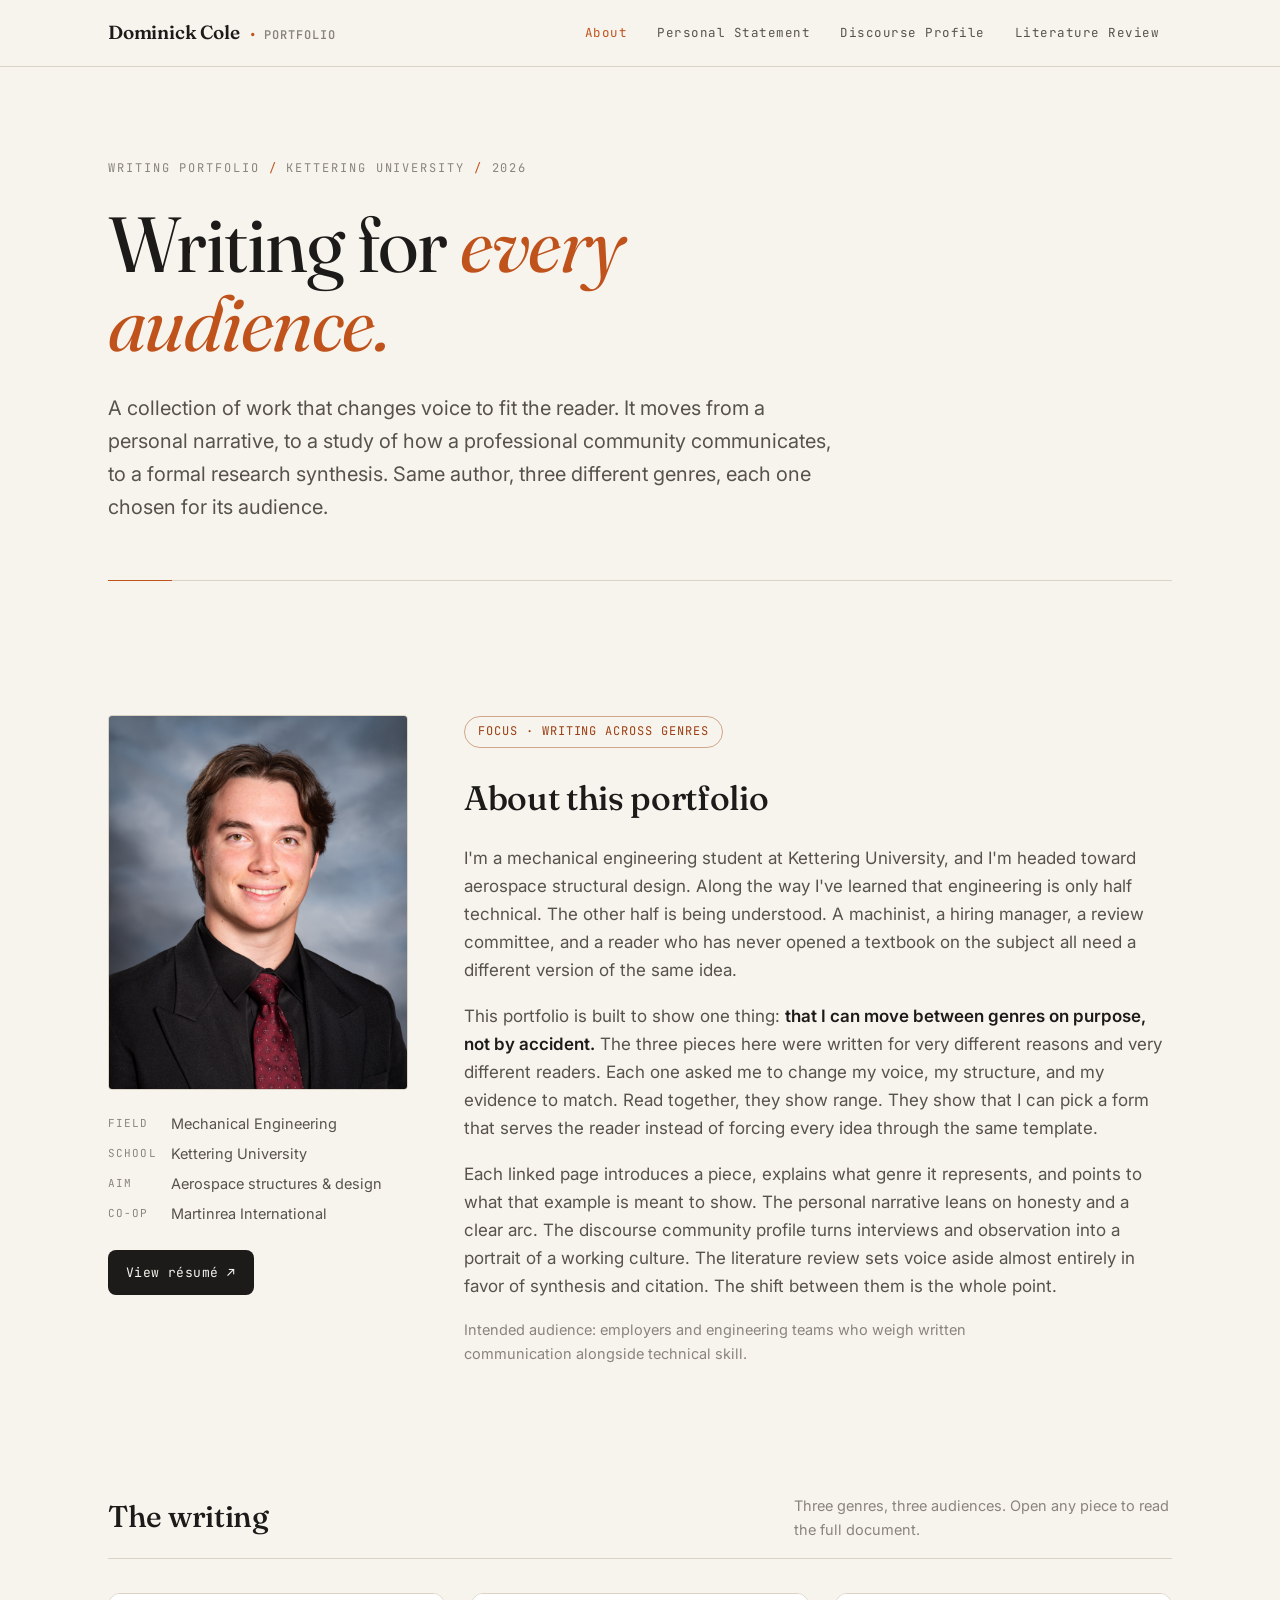
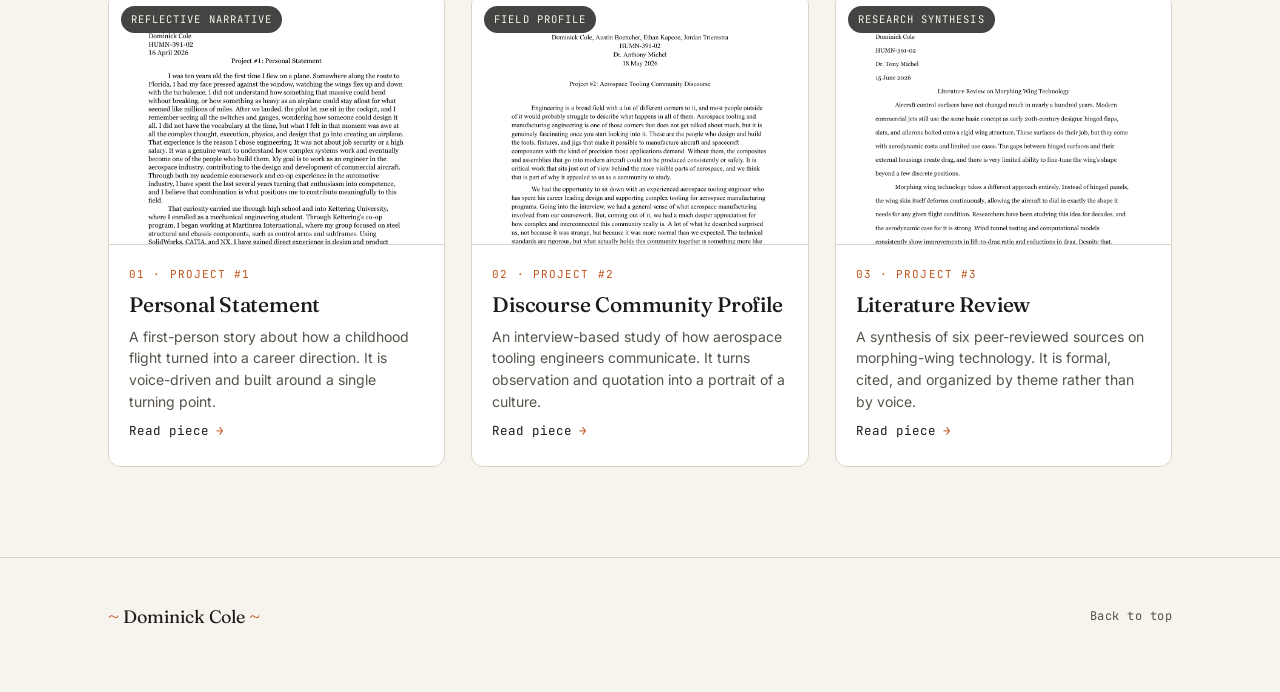
<file: index.html>
<!DOCTYPE html>
<html lang="en">
<head>
<meta charset="UTF-8">
<meta name="viewport" content="width=device-width, initial-scale=1">
<title>Dominick Cole</title>
<meta name="description" content="An electronic writing portfolio by Dominick Cole, mechanical engineering student at Kettering University, demonstrating range across writing genres.">
<link rel="stylesheet" href="assets/styles.css">
</head>
<body>

<header class="nav">
  <div class="wrap nav-inner">
    <a class="brand" href="index.html">Dominick Cole <span class="dot">·</span> <span style="font-family:var(--mono);font-size:12px;letter-spacing:.08em;color:var(--ink-faint);">PORTFOLIO</span></a>
    <button class="nav-toggle" aria-label="Menu"><span></span><span></span><span></span></button>
    <nav class="nav-links">
      <a href="index.html" class="active">About</a>
      <a href="pages/personal-statement.html">Personal Statement</a>
      <a href="pages/discourse-community.html">Discourse Profile</a>
      <a href="pages/literature-review.html">Literature Review</a>
    </nav>
  </div>
</header>

<main>
  <!-- HERO -->
  <section class="hero">
    <div class="wrap">
      <div class="readout eyebrow reveal">WRITING PORTFOLIO <span class="tick">/</span> KETTERING UNIVERSITY <span class="tick">/</span> 2026</div>
      <h1 class="reveal">Writing for <em>every audience.</em></h1>
      <p class="lede reveal">A collection of work that changes voice to fit the reader. It moves from a personal narrative, to a study of how a professional community communicates, to a formal research synthesis. Same author, three different genres, each one chosen for its audience.</p>
      <div class="rule-sweep reveal"></div>
    </div>
  </section>

  <!-- ABOUT -->
  <section class="about">
    <div class="wrap about-grid">
      <aside class="reveal">
        <div class="headshot">
          <img src="assets/headshot.png" alt="Dominick Cole">
        </div>
        <div class="side-meta">
          <dl>
            <dt>Field</dt><dd>Mechanical Engineering</dd>
            <dt>School</dt><dd>Kettering University</dd>
            <dt>Aim</dt><dd>Aerospace structures &amp; design</dd>
            <dt>Co-op</dt><dd>Martinrea International</dd>
          </dl>
        </div>
        <a class="resume-btn" href="assets/resume.pdf" id="resume-link">
          View résumé <span class="arr">↗</span>
        </a>
      </aside>

      <div class="prose reveal">
        <span class="focus-tag">Focus · Writing across genres</span>
        <h2>About this portfolio</h2>
        <p>I'm a mechanical engineering student at Kettering University, and I'm headed toward aerospace structural design. Along the way I've learned that engineering is only half technical. The other half is being understood. A machinist, a hiring manager, a review committee, and a reader who has never opened a textbook on the subject all need a different version of the same idea.</p>
        <p>This portfolio is built to show one thing: <strong>that I can move between genres on purpose, not by accident.</strong> The three pieces here were written for very different reasons and very different readers. Each one asked me to change my voice, my structure, and my evidence to match. Read together, they show range. They show that I can pick a form that serves the reader instead of forcing every idea through the same template.</p>
        <p>Each linked page introduces a piece, explains what genre it represents, and points to what that example is meant to show. The personal narrative leans on honesty and a clear arc. The discourse community profile turns interviews and observation into a portrait of a working culture. The literature review sets voice aside almost entirely in favor of synthesis and citation. The shift between them is the whole point.</p>
        <p style="color:var(--ink-faint);font-size:14.5px;">Intended audience: employers and engineering teams who weigh written communication alongside technical skill.</p>
      </div>
    </div>
  </section>

  <!-- WORK -->
  <section class="work">
    <div class="wrap">
      <div class="section-head reveal">
        <h2>The writing</h2>
        <p>Three genres, three audiences. Open any piece to read the full document.</p>
      </div>

      <div class="cards">
        <a class="card reveal" href="pages/personal-statement.html">
          <div class="card-thumb">
            <span class="card-genre">Reflective narrative</span>
            <img src="assets/thumbs/personal-statement.png" alt="First page of the personal statement">
          </div>
          <div class="card-body">
            <span class="num">01 · PROJECT #1</span>
            <h3>Personal Statement</h3>
            <p>A first-person story about how a childhood flight turned into a career direction. It is voice-driven and built around a single turning point.</p>
            <span class="go">Read piece <span class="arr">→</span></span>
          </div>
        </a>

        <a class="card reveal" href="pages/discourse-community.html">
          <div class="card-thumb">
            <span class="card-genre">Field profile</span>
            <img src="assets/thumbs/discourse-community.png" alt="First page of the discourse community profile">
          </div>
          <div class="card-body">
            <span class="num">02 · PROJECT #2</span>
            <h3>Discourse&nbsp;Community Profile</h3>
            <p>An interview-based study of how aerospace tooling engineers communicate. It turns observation and quotation into a portrait of a culture.</p>
            <span class="go">Read piece <span class="arr">→</span></span>
          </div>
        </a>

        <a class="card reveal" href="pages/literature-review.html">
          <div class="card-thumb">
            <span class="card-genre">Research synthesis</span>
            <img src="assets/thumbs/literature-review.png" alt="First page of the literature review">
          </div>
          <div class="card-body">
            <span class="num">03 · PROJECT #3</span>
            <h3>Literature Review</h3>
            <p>A synthesis of six peer-reviewed sources on morphing-wing technology. It is formal, cited, and organized by theme rather than by voice.</p>
            <span class="go">Read piece <span class="arr">→</span></span>
          </div>
        </a>
      </div>
    </div>
  </section>
</main>

<footer class="foot">
  <div class="wrap foot-inner">
    <span class="sig"><span class="dot">~ </span>Dominick Cole <span class="dot">~</span></span>
    <span class="meta"><a href="index.html">Back to top</a></span>
  </div>
</footer>

<script src="assets/main.js"></script>
</body>
</html>
</file>
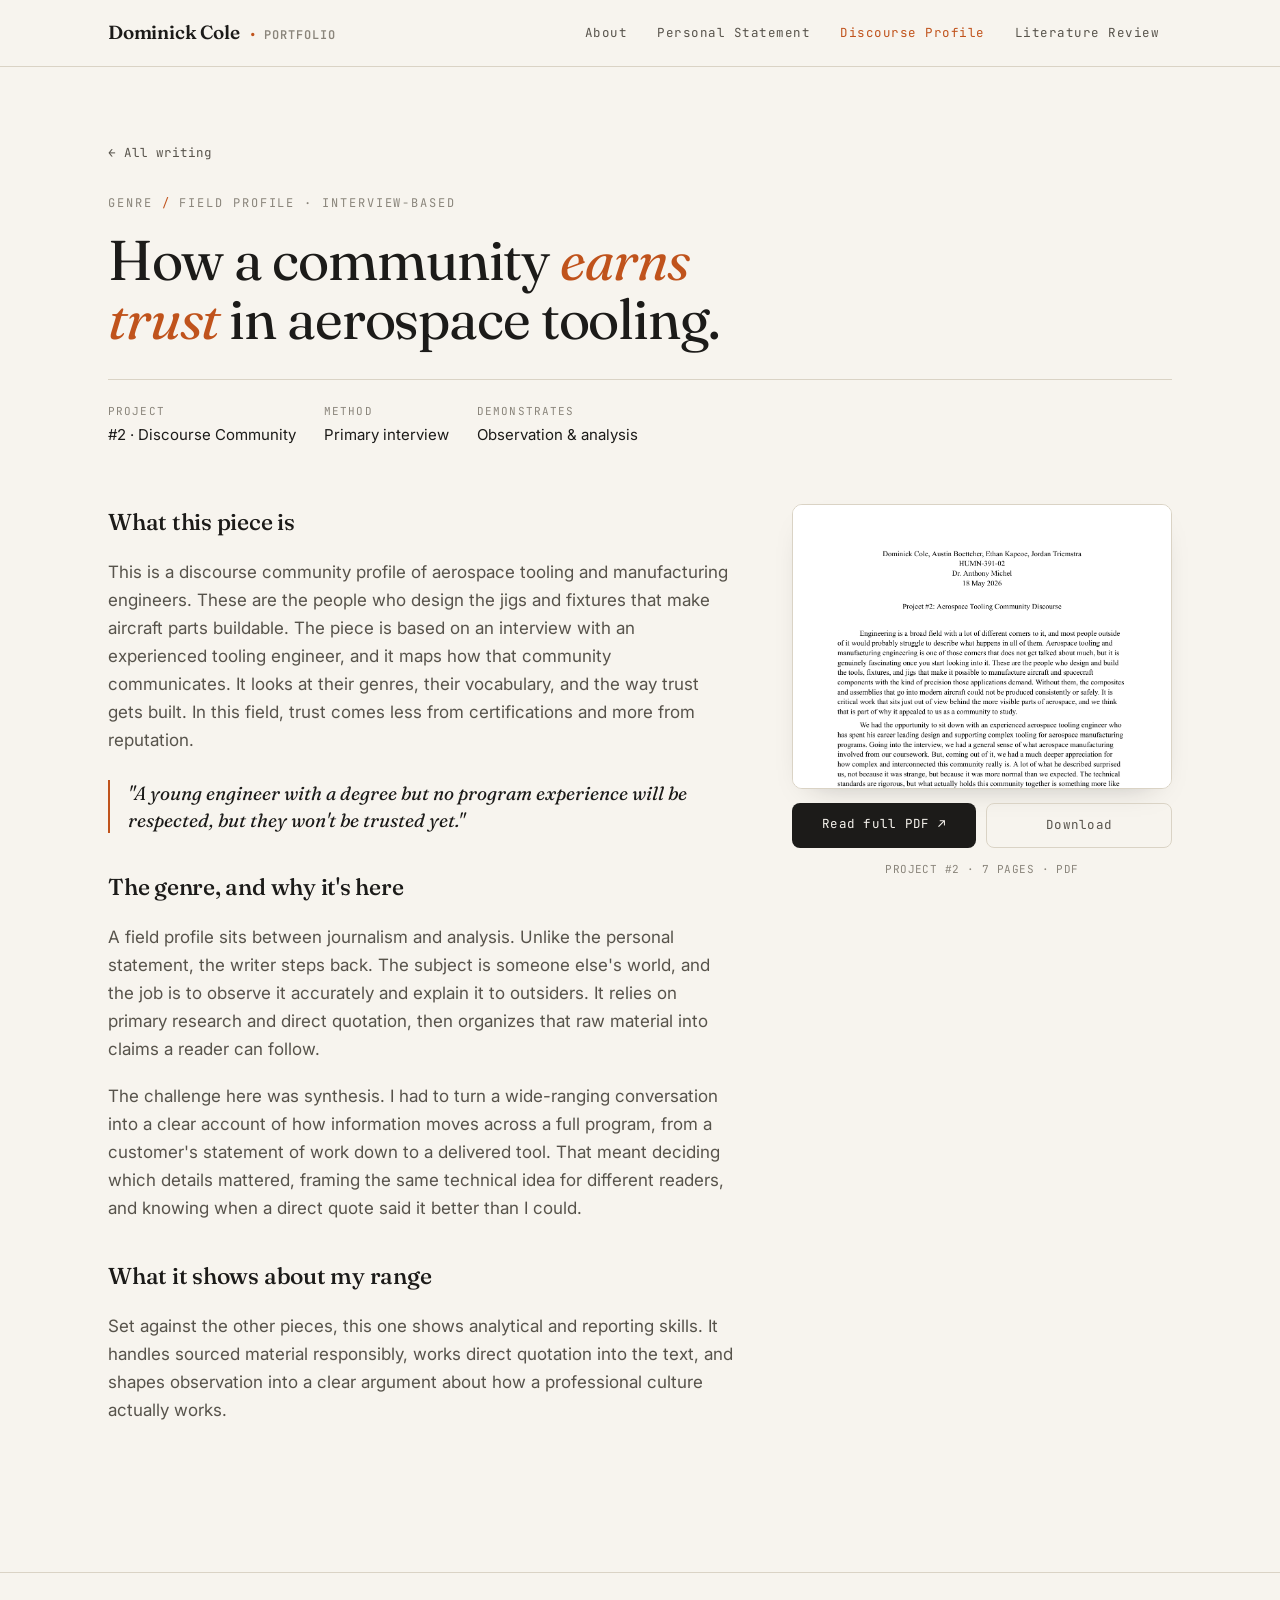
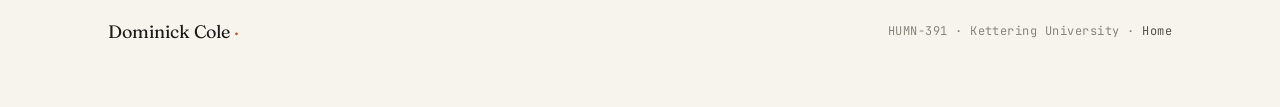
<file: pages/discourse-community.html>
<!DOCTYPE html>
<html lang="en">
<head>
<meta charset="UTF-8">
<meta name="viewport" content="width=device-width, initial-scale=1">
<title>Discourse Community Profile · Dominick Cole</title>
<meta name="description" content="An interview-based discourse community profile of aerospace tooling engineers, by Dominick Cole.">
<link rel="stylesheet" href="../assets/styles.css">
</head>
<body>

<header class="nav">
  <div class="wrap nav-inner">
    <a class="brand" href="../index.html">Dominick Cole <span class="dot">·</span> <span style="font-family:var(--mono);font-size:12px;letter-spacing:.08em;color:var(--ink-faint);">PORTFOLIO</span></a>
    <button class="nav-toggle" aria-label="Menu"><span></span><span></span><span></span></button>
    <nav class="nav-links">
      <a href="../index.html">About</a>
      <a href="personal-statement.html">Personal Statement</a>
      <a href="discourse-community.html" class="active">Discourse Profile</a>
      <a href="literature-review.html">Literature Review</a>
    </nav>
  </div>
</header>

<main>
  <section class="sample-hero">
    <div class="wrap">
      <a class="back" href="../index.html"><span class="arr">←</span> All writing</a>
      <div class="readout genre-line reveal">GENRE <span class="tick">/</span> FIELD PROFILE · INTERVIEW-BASED</div>
      <h1 class="reveal">How a community <em>earns trust</em> in aerospace tooling.</h1>
      <div class="sample-meta reveal">
        <div class="mi"><div class="k">Project</div><div class="v">#2 · Discourse Community</div></div>
        <div class="mi"><div class="k">Method</div><div class="v">Primary interview</div></div>
        <div class="mi"><div class="k">Demonstrates</div><div class="v">Observation &amp; analysis</div></div>
      </div>
    </div>
  </section>

  <section class="sample-body">
    <div class="wrap sample-cols">
      <div class="narrative reveal">
        <h2>What this piece is</h2>
        <p>This is a discourse community profile of aerospace tooling and manufacturing engineers. These are the people who design the jigs and fixtures that make aircraft parts buildable. The piece is based on an interview with an experienced tooling engineer, and it maps how that community communicates. It looks at their genres, their vocabulary, and the way trust gets built. In this field, trust comes less from certifications and more from reputation.</p>

        <p class="pull">"A young engineer with a degree but no program experience will be respected, but they won't be trusted yet."</p>

        <h2>The genre, and why it's here</h2>
        <p>A field profile sits between journalism and analysis. Unlike the personal statement, the writer steps back. The subject is someone else's world, and the job is to observe it accurately and explain it to outsiders. It relies on primary research and direct quotation, then organizes that raw material into claims a reader can follow.</p>

        <p>The challenge here was synthesis. I had to turn a wide-ranging conversation into a clear account of how information moves across a full program, from a customer's statement of work down to a delivered tool. That meant deciding which details mattered, framing the same technical idea for different readers, and knowing when a direct quote said it better than I could.</p>

        <h2>What it shows about my range</h2>
        <p>Set against the other pieces, this one shows analytical and reporting skills. It handles sourced material responsibly, works direct quotation into the text, and shapes observation into a clear argument about how a professional culture actually works.</p>
      </div>

      <aside class="preview reveal">
        <div class="preview-frame">
          <img src="../assets/thumbs/discourse-community.png" alt="First page of the discourse community profile document">
        </div>
        <div class="preview-actions">
          <a class="primary" href="../assets/pdfs/discourse-community.pdf" target="_blank" rel="noopener">Read full PDF ↗</a>
          <a class="ghost" href="../assets/pdfs/discourse-community.pdf" download>Download</a>
        </div>
        <div class="preview-cap">PROJECT #2 · 7 PAGES · PDF</div>
      </aside>
    </div>
  </section>
</main>

<footer class="foot">
  <div class="wrap foot-inner">
    <span class="sig">Dominick Cole <span class="dot">·</span></span>
    <span class="meta">HUMN-391 · Kettering University · <a href="../index.html">Home</a></span>
  </div>
</footer>

<script src="../assets/main.js"></script>
</body>
</html>
</file>
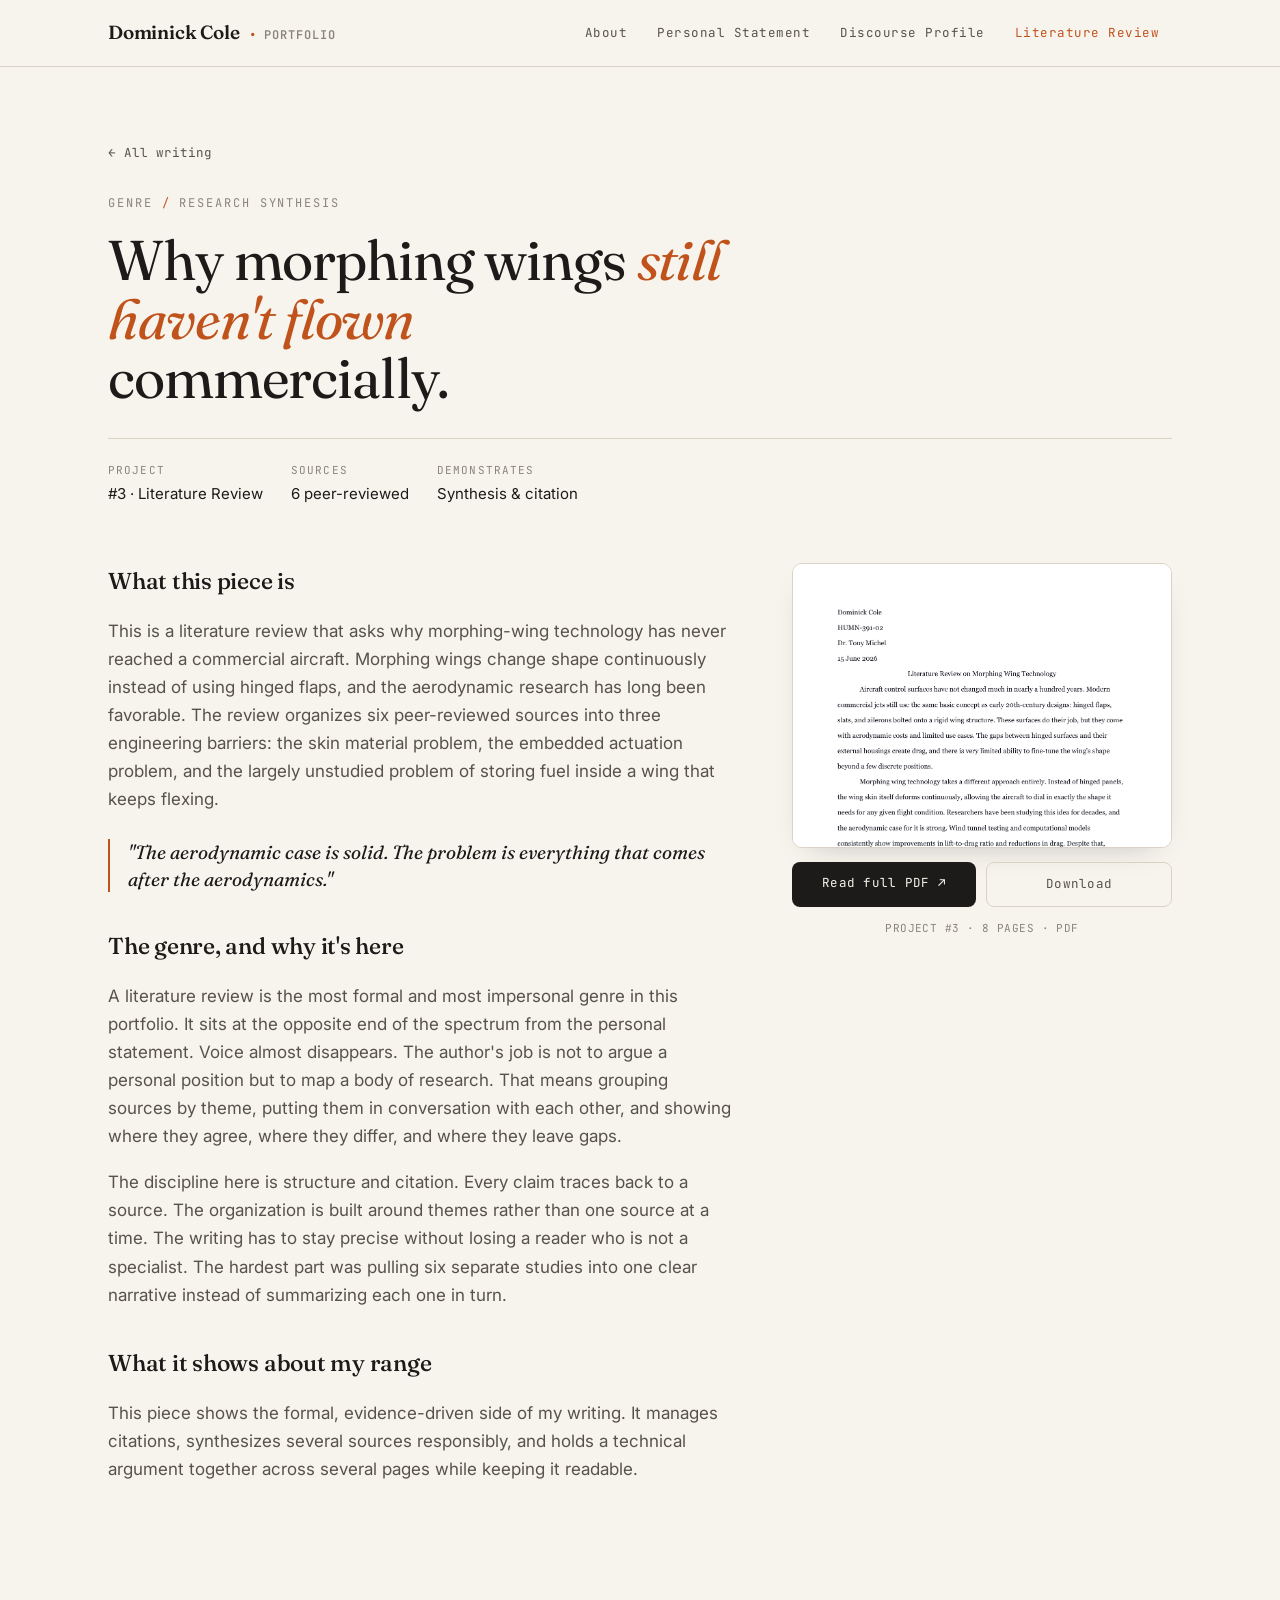
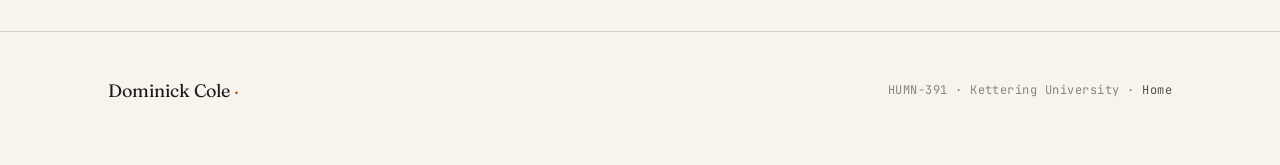
<file: pages/literature-review.html>
<!DOCTYPE html>
<html lang="en">
<head>
<meta charset="UTF-8">
<meta name="viewport" content="width=device-width, initial-scale=1">
<title>Literature Review · Dominick Cole</title>
<meta name="description" content="A literature review on morphing wing technology synthesizing six peer-reviewed sources, by Dominick Cole.">
<link rel="stylesheet" href="../assets/styles.css">
</head>
<body>

<header class="nav">
  <div class="wrap nav-inner">
    <a class="brand" href="../index.html">Dominick Cole <span class="dot">·</span> <span style="font-family:var(--mono);font-size:12px;letter-spacing:.08em;color:var(--ink-faint);">PORTFOLIO</span></a>
    <button class="nav-toggle" aria-label="Menu"><span></span><span></span><span></span></button>
    <nav class="nav-links">
      <a href="../index.html">About</a>
      <a href="personal-statement.html">Personal Statement</a>
      <a href="discourse-community.html">Discourse Profile</a>
      <a href="literature-review.html" class="active">Literature Review</a>
    </nav>
  </div>
</header>

<main>
  <section class="sample-hero">
    <div class="wrap">
      <a class="back" href="../index.html"><span class="arr">←</span> All writing</a>
      <div class="readout genre-line reveal">GENRE <span class="tick">/</span> RESEARCH SYNTHESIS</div>
      <h1 class="reveal">Why morphing wings <em>still haven't flown</em> commercially.</h1>
      <div class="sample-meta reveal">
        <div class="mi"><div class="k">Project</div><div class="v">#3 · Literature Review</div></div>
        <div class="mi"><div class="k">Sources</div><div class="v">6 peer-reviewed</div></div>
        <div class="mi"><div class="k">Demonstrates</div><div class="v">Synthesis &amp; citation</div></div>
      </div>
    </div>
  </section>

  <section class="sample-body">
    <div class="wrap sample-cols">
      <div class="narrative reveal">
        <h2>What this piece is</h2>
        <p>This is a literature review that asks why morphing-wing technology has never reached a commercial aircraft. Morphing wings change shape continuously instead of using hinged flaps, and the aerodynamic research has long been favorable. The review organizes six peer-reviewed sources into three engineering barriers: the skin material problem, the embedded actuation problem, and the largely unstudied problem of storing fuel inside a wing that keeps flexing.</p>

        <p class="pull">"The aerodynamic case is solid. The problem is everything that comes after the aerodynamics."</p>

        <h2>The genre, and why it's here</h2>
        <p>A literature review is the most formal and most impersonal genre in this portfolio. It sits at the opposite end of the spectrum from the personal statement. Voice almost disappears. The author's job is not to argue a personal position but to map a body of research. That means grouping sources by theme, putting them in conversation with each other, and showing where they agree, where they differ, and where they leave gaps.</p>

        <p>The discipline here is structure and citation. Every claim traces back to a source. The organization is built around themes rather than one source at a time. The writing has to stay precise without losing a reader who is not a specialist. The hardest part was pulling six separate studies into one clear narrative instead of summarizing each one in turn.</p>

        <h2>What it shows about my range</h2>
        <p>This piece shows the formal, evidence-driven side of my writing. It manages citations, synthesizes several sources responsibly, and holds a technical argument together across several pages while keeping it readable.</p>
      </div>

      <aside class="preview reveal">
        <div class="preview-frame">
          <img src="../assets/thumbs/literature-review.png" alt="First page of the literature review document">
        </div>
        <div class="preview-actions">
          <a class="primary" href="../assets/pdfs/literature-review.pdf" target="_blank" rel="noopener">Read full PDF ↗</a>
          <a class="ghost" href="../assets/pdfs/literature-review.pdf" download>Download</a>
        </div>
        <div class="preview-cap">PROJECT #3 · 8 PAGES · PDF</div>
      </aside>
    </div>
  </section>
</main>

<footer class="foot">
  <div class="wrap foot-inner">
    <span class="sig">Dominick Cole <span class="dot">·</span></span>
    <span class="meta">HUMN-391 · Kettering University · <a href="../index.html">Home</a></span>
  </div>
</footer>

<script src="../assets/main.js"></script>
</body>
</html>
</file>
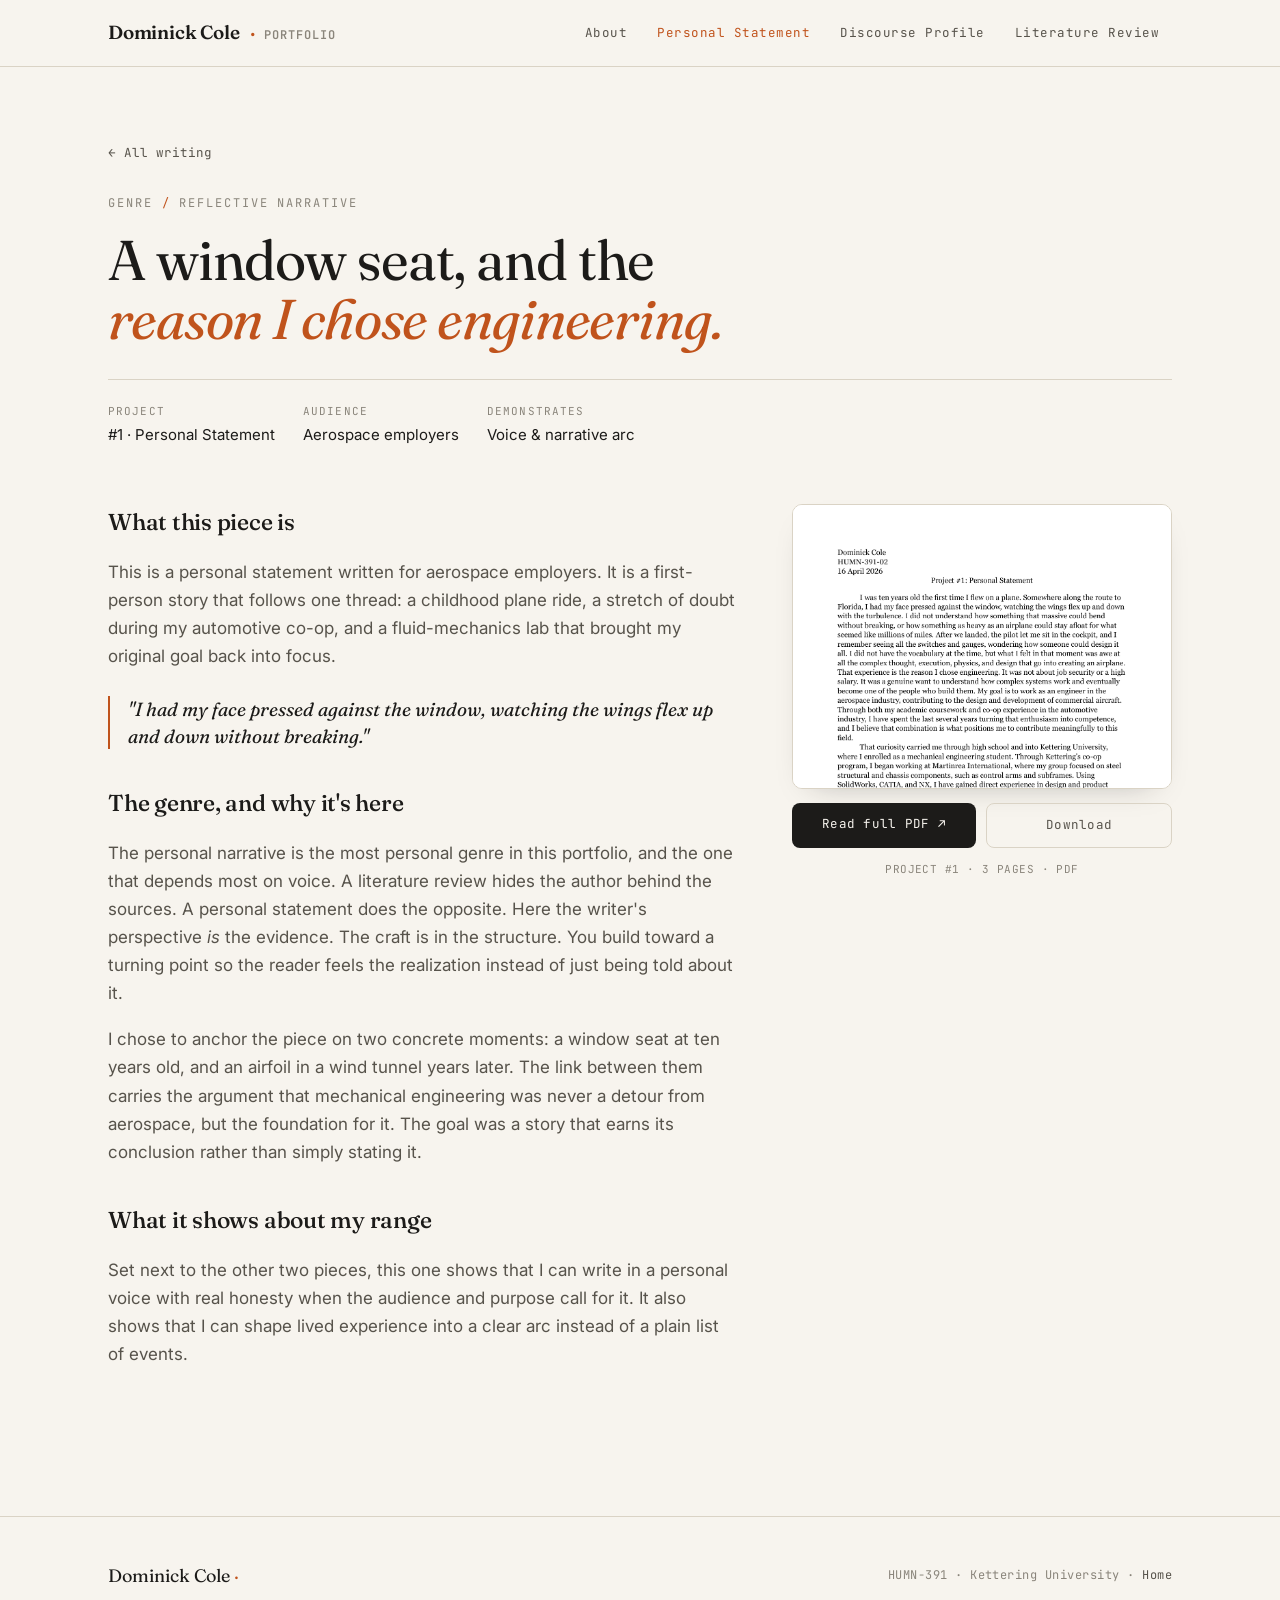
<file: pages/personal-statement.html>
<!DOCTYPE html>
<html lang="en">
<head>
<meta charset="UTF-8">
<meta name="viewport" content="width=device-width, initial-scale=1">
<title>Personal Statement · Dominick Cole</title>
<meta name="description" content="A reflective personal narrative by Dominick Cole, demonstrating voice-driven writing.">
<link rel="stylesheet" href="../assets/styles.css">
</head>
<body>

<header class="nav">
  <div class="wrap nav-inner">
    <a class="brand" href="../index.html">Dominick Cole <span class="dot">·</span> <span style="font-family:var(--mono);font-size:12px;letter-spacing:.08em;color:var(--ink-faint);">PORTFOLIO</span></a>
    <button class="nav-toggle" aria-label="Menu"><span></span><span></span><span></span></button>
    <nav class="nav-links">
      <a href="../index.html">About</a>
      <a href="personal-statement.html" class="active">Personal Statement</a>
      <a href="discourse-community.html">Discourse Profile</a>
      <a href="literature-review.html">Literature Review</a>
    </nav>
  </div>
</header>

<main>
  <section class="sample-hero">
    <div class="wrap">
      <a class="back" href="../index.html"><span class="arr">←</span> All writing</a>
      <div class="readout genre-line reveal">GENRE <span class="tick">/</span> REFLECTIVE NARRATIVE</div>
      <h1 class="reveal">A window seat, and the <em>reason I chose engineering.</em></h1>
      <div class="sample-meta reveal">
        <div class="mi"><div class="k">Project</div><div class="v">#1 · Personal Statement</div></div>
        <div class="mi"><div class="k">Audience</div><div class="v">Aerospace employers</div></div>
        <div class="mi"><div class="k">Demonstrates</div><div class="v">Voice &amp; narrative arc</div></div>
      </div>
    </div>
  </section>

  <section class="sample-body">
    <div class="wrap sample-cols">
      <div class="narrative reveal">
        <h2>What this piece is</h2>
        <p>This is a personal statement written for aerospace employers. It is a first-person story that follows one thread: a childhood plane ride, a stretch of doubt during my automotive co-op, and a fluid-mechanics lab that brought my original goal back into focus.</p>

        <p class="pull">"I had my face pressed against the window, watching the wings flex up and down without breaking."</p>

        <h2>The genre, and why it's here</h2>
        <p>The personal narrative is the most personal genre in this portfolio, and the one that depends most on voice. A literature review hides the author behind the sources. A personal statement does the opposite. Here the writer's perspective <em>is</em> the evidence. The craft is in the structure. You build toward a turning point so the reader feels the realization instead of just being told about it.</p>

        <p>I chose to anchor the piece on two concrete moments: a window seat at ten years old, and an airfoil in a wind tunnel years later. The link between them carries the argument that mechanical engineering was never a detour from aerospace, but the foundation for it. The goal was a story that earns its conclusion rather than simply stating it.</p>

        <h2>What it shows about my range</h2>
        <p>Set next to the other two pieces, this one shows that I can write in a personal voice with real honesty when the audience and purpose call for it. It also shows that I can shape lived experience into a clear arc instead of a plain list of events.</p>
      </div>

      <aside class="preview reveal">
        <div class="preview-frame">
          <img src="../assets/thumbs/personal-statement.png" alt="First page of the personal statement document">
        </div>
        <div class="preview-actions">
          <a class="primary" href="../assets/pdfs/personal-statement.pdf" target="_blank" rel="noopener">Read full PDF ↗</a>
          <a class="ghost" href="../assets/pdfs/personal-statement.pdf" download>Download</a>
        </div>
        <div class="preview-cap">PROJECT #1 · 3 PAGES · PDF</div>
      </aside>
    </div>
  </section>
</main>

<footer class="foot">
  <div class="wrap foot-inner">
    <span class="sig">Dominick Cole <span class="dot">·</span></span>
    <span class="meta">HUMN-391 · Kettering University · <a href="../index.html">Home</a></span>
  </div>
</footer>

<script src="../assets/main.js"></script>
</body>
</html>
</file>
<file: assets/styles.css>
/* ============================================================
   Dominick Cole — Writing Portfolio
   Palette
     --paper   off-white background
     --ink     near-black text
     --rust    dark orange accent
   ============================================================ */

@import url('https://fonts.googleapis.com/css2?family=Fraunces:opsz,wght@9..144,400;9..144,500;9..144,600&family=Inter:wght@400;500;600&family=JetBrains+Mono:wght@400;500&display=swap');

:root {
  --paper:      #F7F4EE;
  --paper-2:    #F1ECE2;
  --ink:        #1C1B19;
  --ink-soft:   #57534B;
  --ink-faint:  #8A857B;
  --rust:       #C0531C;
  --rust-deep:  #9C3F12;
  --line:       #DAD3C5;
  --card:       #FFFFFF;

  --display: 'Fraunces', Georgia, serif;
  --body:    'Inter', system-ui, sans-serif;
  --mono:    'JetBrains Mono', ui-monospace, monospace;

  --maxw: 1120px;
  --ease: cubic-bezier(0.22, 0.61, 0.36, 1);
}

* { box-sizing: border-box; margin: 0; padding: 0; }

html { scroll-behavior: smooth; }

body {
  background: var(--paper);
  color: var(--ink);
  font-family: var(--body);
  font-size: 17px;
  line-height: 1.65;
  -webkit-font-smoothing: antialiased;
  text-rendering: optimizeLegibility;
  overflow-x: hidden;
}

.wrap { width: 100%; max-width: var(--maxw); margin: 0 auto; padding: 0 28px; }

/* ---------- instrument readout label ---------- */
.readout {
  font-family: var(--mono);
  font-size: 12px;
  letter-spacing: 0.16em;
  text-transform: uppercase;
  color: var(--ink-faint);
}
.readout .tick { color: var(--rust); }

/* ============================================================
   NAV
   ============================================================ */
header.nav {
  position: sticky; top: 0; z-index: 50;
  background: color-mix(in srgb, var(--paper) 86%, transparent);
  backdrop-filter: blur(10px);
  border-bottom: 1px solid var(--line);
}
.nav-inner {
  display: flex; align-items: center; justify-content: space-between;
  height: 66px;
}
.brand {
  font-family: var(--display);
  font-weight: 600;
  font-size: 19px;
  letter-spacing: -0.01em;
  color: var(--ink);
  text-decoration: none;
  display: flex; align-items: baseline; gap: 10px;
}
.brand .dot { color: var(--rust); }
.nav-links { display: flex; gap: 4px; align-items: center; }
.nav-links a {
  font-family: var(--mono);
  font-size: 12.5px;
  letter-spacing: 0.04em;
  color: var(--ink-soft);
  text-decoration: none;
  padding: 8px 13px;
  border-radius: 7px;
  transition: color .25s var(--ease), background .25s var(--ease);
}
.nav-links a:hover { color: var(--ink); background: var(--paper-2); }
.nav-links a.active { color: var(--rust); }
.nav-toggle { display: none; background: none; border: 0; cursor: pointer; padding: 8px; }
.nav-toggle span { display: block; width: 22px; height: 2px; background: var(--ink); margin: 4px 0; transition: .3s var(--ease); }

/* ============================================================
   HERO (home)
   ============================================================ */
.hero { padding: 92px 0 64px; position: relative; }
.hero .eyebrow { margin-bottom: 26px; }
.hero h1 {
  font-family: var(--display);
  font-weight: 400;
  font-size: clamp(40px, 7vw, 78px);
  line-height: 1.02;
  letter-spacing: -0.02em;
  max-width: 14ch;
}
.hero h1 em {
  font-style: italic;
  color: var(--rust);
}
.hero .lede {
  margin-top: 28px;
  max-width: 56ch;
  font-size: clamp(17px, 2.1vw, 20px);
  color: var(--ink-soft);
}

/* thin instrument rule that sweeps in */
.rule-sweep {
  height: 1px; background: var(--line); margin: 56px 0 0;
  position: relative; overflow: hidden;
}
.rule-sweep::after {
  content: ""; position: absolute; left: 0; top: 0; height: 100%;
  width: 64px; background: var(--rust);
  animation: sweep 4.5s var(--ease) infinite;
}
@keyframes sweep {
  0% { left: -64px; } 55%,100% { left: 100%; }
}

/* ============================================================
   ABOUT grid
   ============================================================ */
.about { padding: 70px 0 30px; }
.about-grid {
  display: grid;
  grid-template-columns: 300px 1fr;
  gap: 56px;
  align-items: start;
}

/* headshot placeholder */
.headshot {
  width: 100%; aspect-ratio: 4/5;
  background:
    repeating-linear-gradient(45deg, var(--paper-2) 0 12px, #ece6da 12px 24px);
  border: 1px solid var(--line);
  border-radius: 4px;
  display: flex; align-items: center; justify-content: center;
  position: relative;
  overflow: hidden;
}
.headshot img {
  width: 100%; height: 100%;
  object-fit: contain;
  object-position: center;
}
.headshot .hs-label {
  font-family: var(--mono); font-size: 11.5px; letter-spacing: .12em;
  text-transform: uppercase; color: var(--ink-faint); text-align: center;
  padding: 0 20px;
}

.side-meta { margin-top: 22px; }
.side-meta dl { display: grid; grid-template-columns: auto 1fr; gap: 6px 14px; }
.side-meta dt { font-family: var(--mono); font-size: 11px; letter-spacing: .1em; text-transform: uppercase; color: var(--ink-faint); padding-top: 2px; }
.side-meta dd { font-size: 14.5px; color: var(--ink-soft); }

.resume-btn {
  display: inline-flex; align-items: center; gap: 9px;
  margin-top: 24px;
  font-family: var(--mono); font-size: 13px; letter-spacing: .03em;
  color: var(--paper); background: var(--ink);
  border: 0; border-radius: 8px; padding: 12px 18px;
  text-decoration: none; cursor: pointer;
  transition: background .25s var(--ease), transform .2s var(--ease);
}
.resume-btn:hover { background: var(--rust); transform: translateY(-2px); }
.resume-btn .arr { transition: transform .25s var(--ease); }
.resume-btn:hover .arr { transform: translate(3px,-3px); }

.prose h2 {
  font-family: var(--display); font-weight: 500;
  font-size: clamp(26px, 3.4vw, 34px); letter-spacing: -0.01em;
  margin-bottom: 18px;
}
.prose p { margin-bottom: 18px; color: var(--ink-soft); max-width: 64ch; }
.prose p strong { color: var(--ink); font-weight: 600; }
.prose .focus-tag {
  display: inline-block; font-family: var(--mono); font-size: 12px;
  letter-spacing: .08em; text-transform: uppercase; color: var(--rust-deep);
  border: 1px solid color-mix(in srgb, var(--rust) 35%, var(--line));
  border-radius: 100px; padding: 5px 13px; margin-bottom: 22px;
}

/* ============================================================
   SECTION HEADER (shared)
   ============================================================ */
.section-head {
  display: flex; align-items: flex-end; justify-content: space-between;
  gap: 24px; margin: 78px 0 34px; padding-bottom: 16px;
  border-bottom: 1px solid var(--line);
}
.section-head h2 {
  font-family: var(--display); font-weight: 500;
  font-size: clamp(24px, 3vw, 30px); letter-spacing: -0.01em;
}
.section-head p { color: var(--ink-faint); font-size: 14.5px; max-width: 42ch; }

/* ============================================================
   WORK CARDS (home)
   ============================================================ */
.cards { display: grid; grid-template-columns: repeat(3, 1fr); gap: 26px; }
.card {
  background: var(--card);
  border: 1px solid var(--line);
  border-radius: 12px;
  overflow: hidden;
  text-decoration: none; color: inherit;
  display: flex; flex-direction: column;
  transition: transform .35s var(--ease), box-shadow .35s var(--ease), border-color .35s var(--ease);
}
.card:hover {
  transform: translateY(-6px);
  box-shadow: 0 18px 40px -22px rgba(28,27,25,.4);
  border-color: color-mix(in srgb, var(--rust) 40%, var(--line));
}
.card-thumb {
  aspect-ratio: 4/3; overflow: hidden; background: var(--paper-2);
  border-bottom: 1px solid var(--line); position: relative;
}
.card-thumb img {
  width: 100%; height: 100%; object-fit: cover; object-position: top;
  transition: transform .6s var(--ease); display: block;
}
.card:hover .card-thumb img { transform: scale(1.04); }
.card-genre {
  position: absolute; top: 12px; left: 12px;
  font-family: var(--mono); font-size: 10.5px; letter-spacing: .1em;
  text-transform: uppercase; color: var(--paper);
  background: color-mix(in srgb, var(--ink) 82%, transparent);
  backdrop-filter: blur(4px);
  padding: 5px 10px; border-radius: 100px;
}
.card-body { padding: 20px 20px 24px; display: flex; flex-direction: column; gap: 9px; flex: 1; }
.card-body .num { font-family: var(--mono); font-size: 11px; color: var(--rust); letter-spacing: .1em; }
.card-body h3 { font-family: var(--display); font-weight: 500; font-size: 21px; line-height: 1.15; letter-spacing: -0.01em; }
.card-body p { font-size: 14px; color: var(--ink-soft); line-height: 1.55; }
.card-body .go {
  margin-top: auto; font-family: var(--mono); font-size: 12.5px; color: var(--ink);
  display: inline-flex; align-items: center; gap: 7px;
}
.card-body .go .arr { color: var(--rust); transition: transform .25s var(--ease); }
.card:hover .card-body .go .arr { transform: translateX(4px); }

/* ============================================================
   SAMPLE PAGE
   ============================================================ */
.sample-hero { padding: 70px 0 38px; }
.sample-hero .back {
  font-family: var(--mono); font-size: 12.5px; color: var(--ink-soft);
  text-decoration: none; display: inline-flex; align-items: center; gap: 8px;
  margin-bottom: 30px; transition: color .2s var(--ease);
}
.sample-hero .back:hover { color: var(--rust); }
.sample-hero .back .arr { transition: transform .2s var(--ease); }
.sample-hero .back:hover .arr { transform: translateX(-4px); }
.sample-hero .genre-line { margin-bottom: 18px; }
.sample-hero h1 {
  font-family: var(--display); font-weight: 400;
  font-size: clamp(32px, 5.2vw, 56px); line-height: 1.05; letter-spacing: -0.02em;
  max-width: 18ch;
}
.sample-hero h1 em { font-style: italic; color: var(--rust); }
.sample-meta {
  display: flex; flex-wrap: wrap; gap: 28px; margin-top: 30px;
  padding-top: 22px; border-top: 1px solid var(--line);
}
.sample-meta .mi .k { font-family: var(--mono); font-size: 11px; letter-spacing: .1em; text-transform: uppercase; color: var(--ink-faint); }
.sample-meta .mi .v { font-size: 15px; color: var(--ink); margin-top: 3px; }

.sample-body { padding: 18px 0 40px; }
.sample-cols { display: grid; grid-template-columns: 1fr 380px; gap: 56px; align-items: start; }
.sample-cols .narrative h2 {
  font-family: var(--display); font-weight: 500; font-size: 23px;
  letter-spacing: -0.01em; margin: 0 0 16px;
}
.sample-cols .narrative h2:not(:first-child) { margin-top: 36px; }
.sample-cols .narrative p { color: var(--ink-soft); margin-bottom: 18px; max-width: 60ch; }
.sample-cols .narrative .pull {
  border-left: 2px solid var(--rust); padding-left: 18px; margin: 26px 0;
  font-family: var(--display); font-style: italic; font-size: 19px;
  color: var(--ink); line-height: 1.4;
}

/* sticky preview */
.preview { position: sticky; top: 90px; }
.preview-frame {
  border: 1px solid var(--line); border-radius: 10px; overflow: hidden;
  background: var(--card); box-shadow: 0 12px 30px -20px rgba(28,27,25,.35);
}
.preview-frame img { width: 100%; display: block; }
.preview-actions { display: flex; gap: 10px; margin-top: 14px; }
.preview-actions a {
  flex: 1; text-align: center;
  font-family: var(--mono); font-size: 12.5px; letter-spacing: .02em;
  text-decoration: none; padding: 11px 12px; border-radius: 8px;
  transition: all .25s var(--ease);
}
.preview-actions .primary { background: var(--ink); color: var(--paper); }
.preview-actions .primary:hover { background: var(--rust); }
.preview-actions .ghost { border: 1px solid var(--line); color: var(--ink-soft); }
.preview-actions .ghost:hover { border-color: var(--rust); color: var(--rust); }
.preview-cap { font-family: var(--mono); font-size: 11px; color: var(--ink-faint); margin-top: 12px; text-align: center; letter-spacing: .04em; }

/* ============================================================
   FOOTER
   ============================================================ */
footer.foot {
  margin-top: 90px; border-top: 1px solid var(--line);
  padding: 44px 0 60px;
}
.foot-inner { display: flex; justify-content: space-between; align-items: center; gap: 24px; flex-wrap: wrap; }
.foot .sig { font-family: var(--display); font-size: 18px; }
.foot .sig .dot { color: var(--rust); }
.foot .meta { font-family: var(--mono); font-size: 12px; color: var(--ink-faint); letter-spacing: .04em; }
.foot .meta a { color: var(--ink-soft); text-decoration: none; }
.foot .meta a:hover { color: var(--rust); }

/* ============================================================
   REVEAL animation
   ============================================================ */
.reveal { opacity: 0; transform: translateY(18px); transition: opacity .7s var(--ease), transform .7s var(--ease); }
.reveal.in { opacity: 1; transform: none; }

/* ============================================================
   RESPONSIVE
   ============================================================ */
@media (max-width: 900px) {
  .about-grid { grid-template-columns: 1fr; gap: 36px; }
  .headshot { max-width: 280px; }
  .cards { grid-template-columns: 1fr; }
  .sample-cols { grid-template-columns: 1fr; gap: 38px; }
  .preview { position: static; }
  .nav-links {
    position: fixed; inset: 66px 0 auto 0;
    flex-direction: column; gap: 0;
    background: var(--paper); border-bottom: 1px solid var(--line);
    padding: 8px 24px 20px; transform: translateY(-120%);
    transition: transform .35s var(--ease); pointer-events: none;
  }
  .nav-links.open { transform: none; pointer-events: auto; }
  .nav-links a { padding: 13px 6px; width: 100%; border-bottom: 1px solid var(--line); border-radius: 0; }
  .nav-toggle { display: block; }
}
@media (max-width: 520px) {
  body { font-size: 16px; }
  .wrap { padding: 0 20px; }
  .hero { padding: 64px 0 48px; }
  .sample-meta { gap: 18px; }
}

@media (prefers-reduced-motion: reduce) {
  *, *::after { animation: none !important; transition: none !important; }
  .reveal { opacity: 1; transform: none; }
}
</file>
